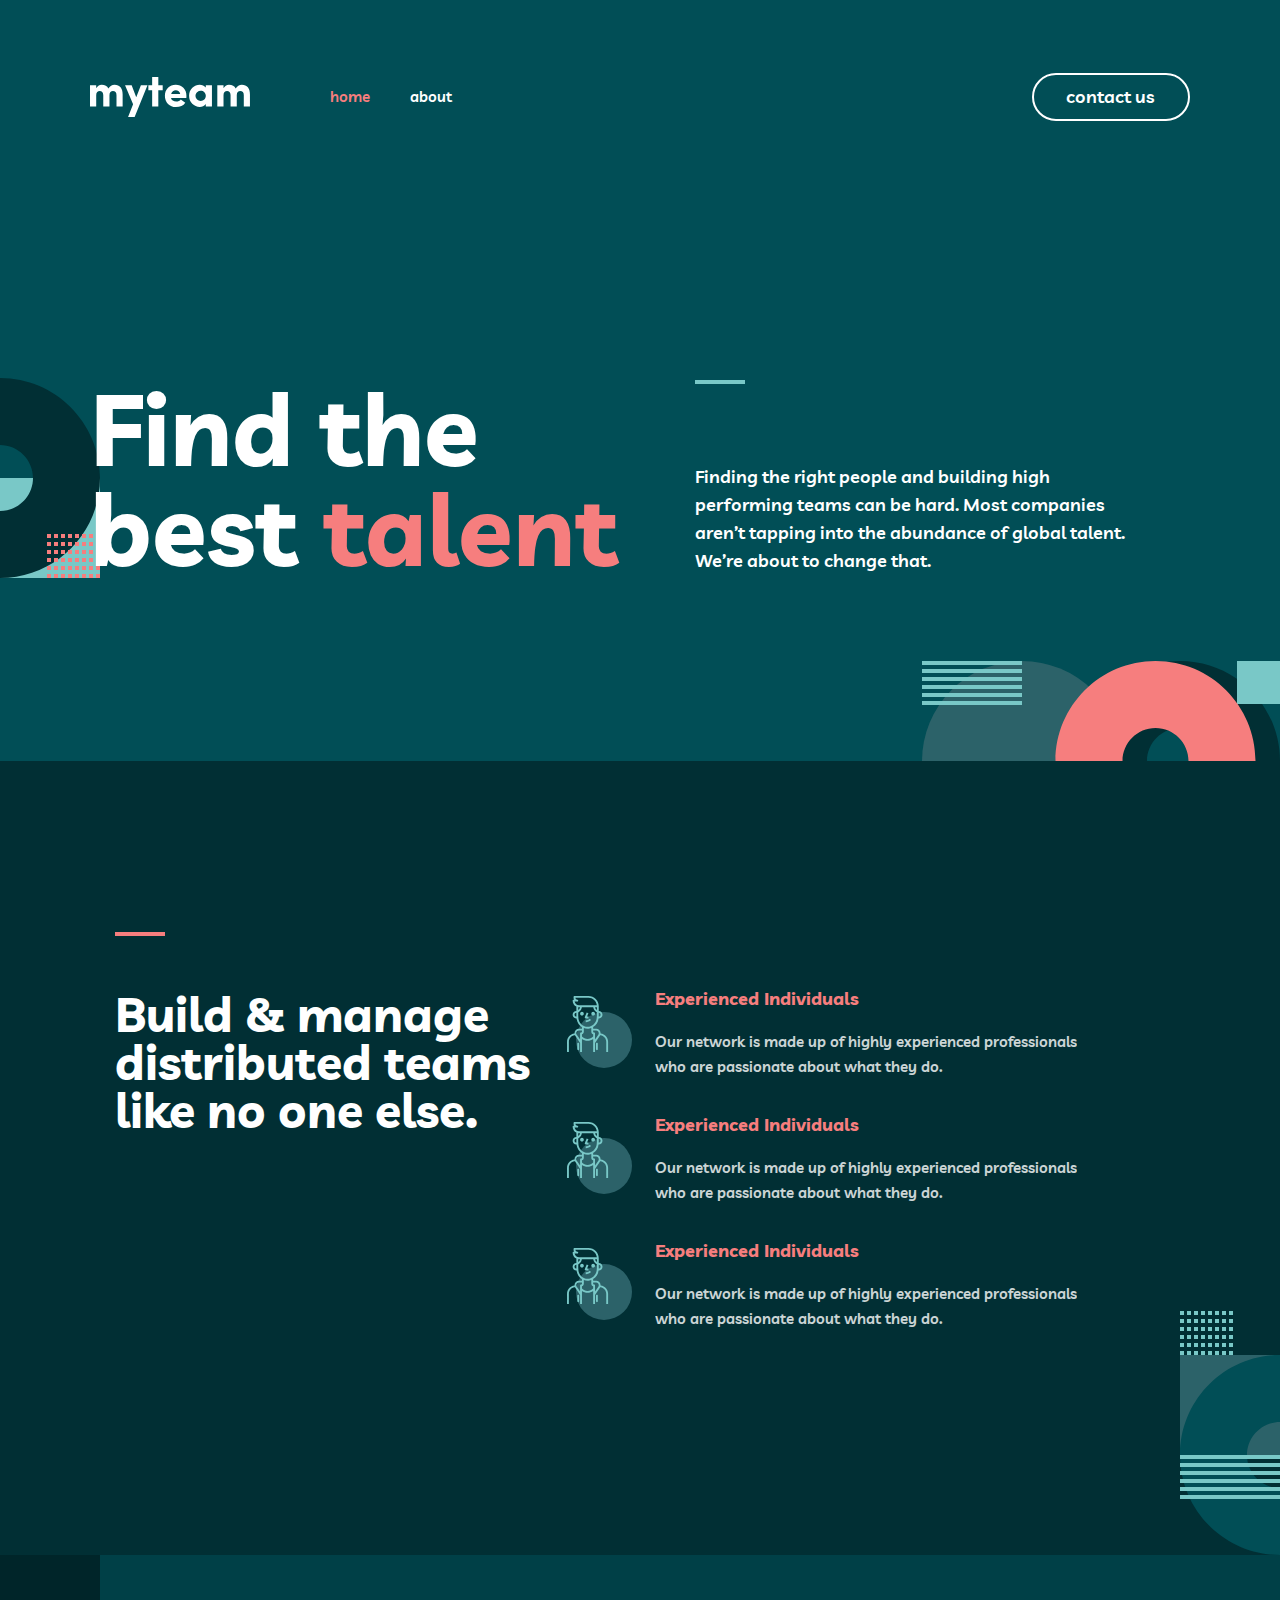
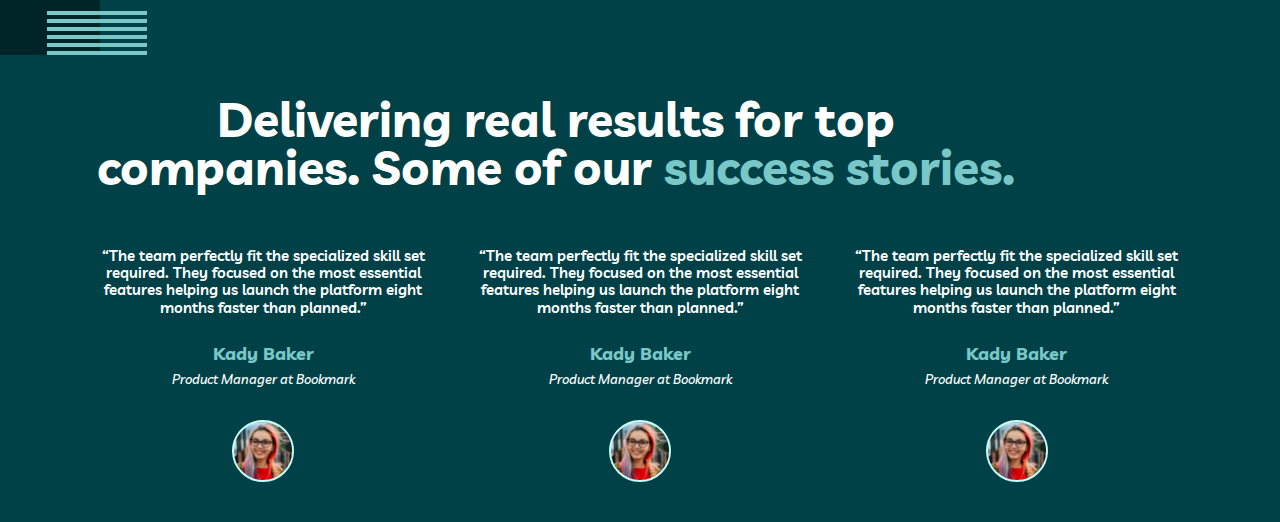
<file: index.html>
<!DOCTYPE html>
<html lang="en">
  <head>
    <meta charset="UTF-8" />
    <meta name="viewport" content="width=device-width, initial-scale=1.0" />
    <title>My Team | Home</title>
    <link rel="stylesheet" href="./css/style.css" />
    <link rel="stylesheet" href="./css/normalize.css" />
  </head>
  <body>
    <!-- Header Start -->
    <header class="header">
      <div class="header__container container">
        <!-- Logo -->
        <a class="site-logo" href="./index.html">
          <img
            class="site-logo__image"
            width="160"
            height="40"
            src="./images/svg/mytema-logo.svg"
            alt="Myteam Website Logo"
          />
        </a>
        <div class="header__inner-warpper">
          <button class="header__inner-wrapper-btn">
            <img
              class="header__inner-wrapper-img"
              src="./images/svg/header-toggle-img.svg"
              alt=""
              width="16"
              height="16"
            />
          </button>
          <!-- Nav -->
          <nav class="sitenav">
            <ul class="sitenav__list">
              <li class="sitenav__item">
                <a class="sitenav__link" id="active" href="./index.html"
                  >home</a
                >
              </li>
              <li class="sitenav__item">
                <a class="sitenav__link" href="./pages/about/about.html"
                  >about</a
                >
              </li>
            </ul>
          </nav>
          <!-- Button -->
          <a
            href="./pages/contact/contact.html"
            class="header__btn btn btn-light"
            >contact us</a
          >
        </div>

        <button class="header__toggle-btn">
          <img
            class="header__toggle-btn-img"
            src="./images/svg/header-toggle-img.svg"
            alt=""
            width="20"
            height="17"
          />
        </button>
      </div>
    </header>
    <!-- Header End -->

    <!-- Main Start -->
    <main class="main">
      <section class="sec1">
        <div class="container sec1-container">
          <div class="left-right-ful">
            <h1 class="fin">Find the best <span>talent</span></h1>

            <div class="right-sec1">
              <img
                class="hero1-top-img"
                src="./images/svg/hero1-top-img.svg"
                alt=""
              />
              <p class="info">
                Finding the right people and building high performing teams can
                be hard. Most companies aren’t tapping into the abundance of
                global talent. We’re about to change that.
              </p>
            </div>
          </div>
        </div>
      </section>
      <section class="sec2">
        <div class="container sec2-container">
          <div class="sec2-top">
            <img
              class="hero2-top"
              src="./images/svg/hero2-img-top.svg"
              alt=""
            />
            <h2 class="build">
              Build & manage distributed teams like no one else.
            </h2>
          </div>

          <div class="sec2-right">
            <div class="box">
              <img
                class="odam"
                src="./images/svg/icon-feature-experience.svg"
                alt=""
              />
              <div class="right__text">
                <p class="expreied">Experienced Individuals</p>
                <p class="best">
                  Our network is made up of highly experienced professionals who
                  are passionate about what they do.
                </p>
              </div>
            </div>
            <div class="box">
              <img
                class="odam"
                src="./images/svg/icon-feature-experience.svg"
                alt=""
              />
              <div class="right__text">
                <p class="expreied">Experienced Individuals</p>
                <p class="best">
                  Our network is made up of highly experienced professionals who
                  are passionate about what they do.
                </p>
              </div>
            </div>
            <div class="box">
              <img
                class="odam"
                src="./images/svg/icon-feature-experience.svg"
                alt=""
              />
              <div class="right__text">
                <p class="expreied">Experienced Individuals</p>
                <p class="best">
                  Our network is made up of highly experienced professionals who
                  are passionate about what they do.
                </p>
              </div>
            </div>
          </div>
        </div>
      </section>
      <section class="sec3">
        <div class="container sec3-container">
          <h2 class="title-top-sec3">
            Delivering real results for top companies. Some of our
            <span class="sucess"> success stories. </span>
          </h2>

          <div class="sec3-box">
            <div class="box-container">
              <p class="information">
                “The team perfectly fit the specialized skill set required. They
                focused on the most essential features helping us launch the
                platform eight months faster than planned.”
              </p>
              <div class="name-product">
                <span class="name"> Kady Baker </span>
                <i class="product"> Product Manager at Bookmark </i>
              </div>
              <img class="kady-logo" src="./images/svg/kady .svg" alt="" />
            </div>

            <div class="box-container">
              <p class="information">
                “The team perfectly fit the specialized skill set required. They
                focused on the most essential features helping us launch the
                platform eight months faster than planned.”
              </p>
              <div class="name-product">
                <span class="name"> Kady Baker </span>
                <i class="product"> Product Manager at Bookmark </i>
              </div>
              <img class="kady-logo" src="./images/svg/kady .svg" alt="" />
            </div>

            <div class="box-container">
              <p class="information">
                “The team perfectly fit the specialized skill set required. They
                focused on the most essential features helping us launch the
                platform eight months faster than planned.”
              </p>
              <div class="name-product">
                <span class="name"> Kady Baker </span>
                <i class="product"> Product Manager at Bookmark </i>
              </div>
              <img class="kady-logo" src="./images/svg/kady .svg" alt="" />
            </div>
          </div>
        </div>
      </section>
    </main>
    <!-- Main End -->

    <!-- Footer Start -->

    <!-- Footer End -->
  </body>
</html>
</file>
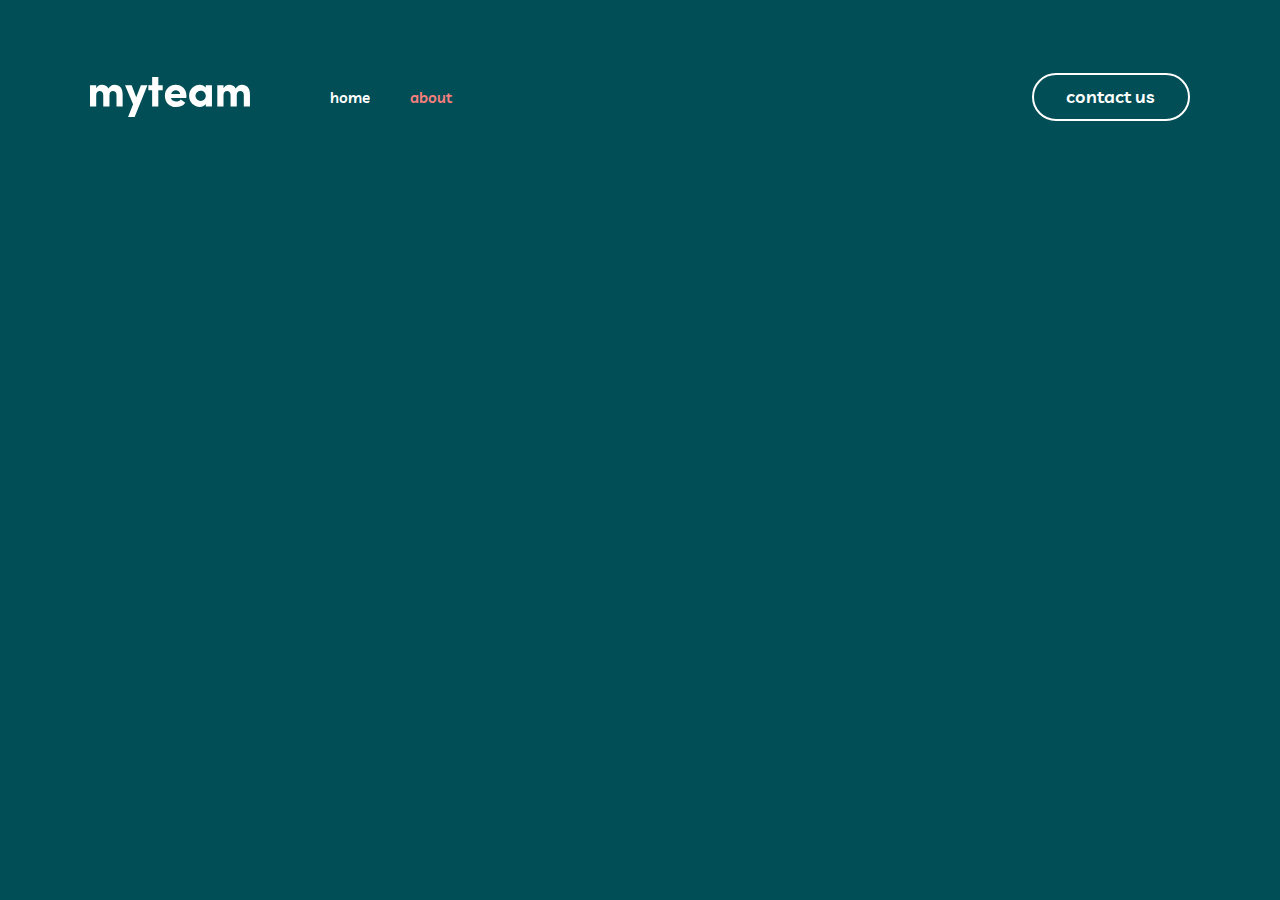
<file: pages/about/about.html>
<!DOCTYPE html>
<html lang="en">
  <head>
    <meta charset="UTF-8" />
    <meta name="viewport" content="width=device-width, initial-scale=1.0" />
    <title>About</title>
    <link rel="stylesheet" href="../../css/style.css" />
  </head>
  <body>
    <!-- Header Start -->
    <header class="header">
      <div class="header__container container">
        <!-- Logo -->
        <a class="site-logo" href="../../index.html">
          <img
            class="site-logo__image"
            width="160"
            height="40"
            src="../../images/svg/mytema-logo.svg"
            alt="Myteam Website Logo"
          />
        </a>
        <div class="header__inner-warpper">
          <button class="header__inner-wrapper-btn">
            <img
              class="header__inner-wrapper-img"
              src="../../images/svg/header-toggle-img.svg"
              alt=""
              width="16"
              height="16"
            />
          </button>
          <!-- Nav -->
          <nav class="sitenav">
            <ul class="sitenav__list">
              <li class="sitenav__item">
                <a class="sitenav__link" href="../../index.html">home</a>
              </li>
              <li class="sitenav__item">
                <a class="sitenav__link" id="active" href="./about.html"
                  >about</a
                >
              </li>
            </ul>
          </nav>
          <!-- Button -->
          <a href="../contact/contact.html" class="header__btn btn btn-light"
            >contact us</a
          >
        </div>

        <button class="header__toggle-btn">
          <img
            class="header__toggle-btn-img"
            src="../../images/svg/header-toggle-img.svg"
            alt=""
            width="20"
            height="17"
          />
        </button>
      </div>
    </header>
    <!-- Header End -->

    <!-- Main Start -->
    <main class="main"></main>
    <!-- Main End -->

    <!-- Footer Start -->
    <footer class="footer"></footer>
    <!-- Footer End -->
  </body>
</html>
</file>
<file: css/style.css>
/* livvic-regular - latin */
@font-face {
  font-display: swap; /* Check https://developer.mozilla.org/en-US/docs/Web/CSS/@font-face/font-display for other options. */
  font-family: "Livvic";
  font-style: normal;
  font-weight: 400;
  src: url("../fonts/livvic-v14-latin-regular.woff2") format("woff2"); /* Chrome 36+, Opera 23+, Firefox 39+, Safari 12+, iOS 10+ */
}
/* livvic-500 - latin */
@font-face {
  font-display: swap; /* Check https://developer.mozilla.org/en-US/docs/Web/CSS/@font-face/font-display for other options. */
  font-family: "Livvic";
  font-style: normal;
  font-weight: 500;
  src: url("../fonts/livvic-v14-latin-500.woff2") format("woff2"); /* Chrome 36+, Opera 23+, Firefox 39+, Safari 12+, iOS 10+ */
}
/* livvic-500italic - latin */
@font-face {
  font-display: swap; /* Check https://developer.mozilla.org/en-US/docs/Web/CSS/@font-face/font-display for other options. */
  font-family: "Livvic";
  font-style: italic;
  font-weight: 500;
  src: url("../fonts/livvic-v14-latin-500italic.woff2") format("woff2"); /* Chrome 36+, Opera 23+, Firefox 39+, Safari 12+, iOS 10+ */
}
/* livvic-600 - latin */
@font-face {
  font-display: swap; /* Check https://developer.mozilla.org/en-US/docs/Web/CSS/@font-face/font-display for other options. */
  font-family: "Livvic";
  font-style: normal;
  font-weight: 600;
  src: url("../fonts/livvic-v14-latin-600.woff2") format("woff2"); /* Chrome 36+, Opera 23+, Firefox 39+, Safari 12+, iOS 10+ */
}
/* livvic-700 - latin */
@font-face {
  font-display: swap; /* Check https://developer.mozilla.org/en-US/docs/Web/CSS/@font-face/font-display for other options. */
  font-family: "Livvic";
  font-style: normal;
  font-weight: 700;
  src: url("../fonts/livvic-v14-latin-700.woff2") format("woff2"); /* Chrome 36+, Opera 23+, Firefox 39+, Safari 12+, iOS 10+ */
}
/* livvic-700italic - latin */
@font-face {
  font-display: swap; /* Check https://developer.mozilla.org/en-US/docs/Web/CSS/@font-face/font-display for other options. */
  font-family: "Livvic";
  font-style: italic;
  font-weight: 700;
  src: url("../fonts/livvic-v14-latin-700italic.woff2") format("woff2"); /* Chrome 36+, Opera 23+, Firefox 39+, Safari 12+, iOS 10+ */
}

@import url(./normalize.css);

/* root */
:root {
  --primary-light-coral-color: #f67e7e;
  --primary-midnight-green-color: #014e56;
  --primary-white-color: #fff;

  --secondary-raptuer-blue-color: #79c8c7;
  --secondary-police-blue-color: #2c6269;
  --secondary-deep-green-color: #004047;
  --secondary-sacramento-green-color: #012f34;
  --secondary-dark-green-color: #002529;

  /* Size */

  --h1-large-size: 10rem;
  --h1-large-line: 1;

  --main-font-family: "Livvic", "Arial", sans-serif;
  /* Size Small */

  --h1-small-size: 6.4rem;
  --h1-small-line: 0.88;

  /* Size h2 */

  --h2-size: 4.8rem;
  --h2-line: 1;

  /* Size h3 */
  --h3-size: 1.8rem;
  --h3-size: 1.56;

  /* main size */
  --main-font-size-1: 1.8rem;
  --main-line-height-1: 1.56;

  --main-font-size-2: 1.5rem;
  --main-line-height-2: 1.67;
}

*,
*::after,
*::before {
  margin: 0;
  padding: 0;
  box-sizing: border-box;
}

#active {
  color: #f67e7e;
}

*:focus {
  outline: 2px dotted var(--primary-light-coral-color);
  outline-offset: 4px;
}

html {
  scroll-behavior: smooth;
  height: 100%;
  font-size: 62.5%;
}

ul,
li {
  list-style: none;
}

a {
  text-decoration: none;
  display: inline-block;
}

img {
  display: flex;
  width: 100%;
  height: auto;
}

h1,
h2,
h3,
h4,
h5,
h6 {
  margin: 0;
}

body {
  display: flex;
  flex-direction: column;
  height: 100%;
  font-family: var(--main-font-family);
  font-size: var(--main-font-size-2);
  font-weight: var(--main-line-height-2);
  background-color: var(--primary-midnight-green-color);
  color: var(--primary-white-color);
  font-weight: 600;
}

.main {
  flex-grow: 1;
  
}

.container {
  width: 100%;
  max-width: 1160px;
  padding-left: 30px;
  padding-right: 30px;
  margin-left: auto;
  margin-right: auto;
}

.btn {
  padding: 1rem 3.3rem 1.1rem 3.2rem;
  border: 2px solid transparent;
  border-radius: 24px;
  font-size: var(--main-font-size-1);
  line-height: normal;
  display: inline-block;
}
.btn-light {
  color: var(--primary-white-color);
  border-color: var(--primary-white-color);
  transition: 0.3s;
  &:hover {
    color: var(--secondary-dark-green-color);
    background-color: var(--primary-white-color);
  }
}

/* Header */

.header {
  padding-top: 7.3rem;
  padding-bottom: 7.3rem;
}
.header__container {
  display: flex;
  align-items: center;
}
.container {
}
.site-logo {
  margin-right: 8rem;

  &:hover {
    opacity: 0.8;
  }

  &:active {
    opacity: 0.6;
  }
}
.site-logo__image {
  width: 160px;
  height: 40px;
}

.header__inner-warpper {
  display: flex;
  width: 100%;
  align-items: center;
}
.sitenav {
  margin-right: auto;
  position: absolute;
}
.sitenav__list {
  display: flex;
  gap: 4rem;
}
.sitenav__item {
}
.sitenav__link {
  color: var(--primary-white-color);
  transition: 0.3s;
  &:hover {
    color: var(--primary-light-coral-color);
  }
}

.header__btn {
}

.header__toggle-btn {
  background-color: transparent;
  border: 0;
  display: none;
  margin-left: auto;
}
.header__toggle-btn-img {
}

.header__inner-wrapper-btn {
  background-color: transparent;

  border: 0;
  display: block;
  margin-left: auto;
  margin-bottom: 3.9rem;
}
.header__inner-wrapper-img {
  display: none;
}

/* Section 1 */
.sec1 {
  display: flex;
  align-items: center;

  height: 50%;
  background-image: url(../images/svg/hero1-bg-left.svg),
    url(../images/svg/hero-bg-img2.svg);
  background-repeat: no-repeat;
  background-position: center left, bottom right;
  h1 {
    color: white;
    font-size: 100px;
    font-weight: 700;
    line-height: 100px;
    width: 605px;
    span {
      color: var(--primary-light-coral-color);
    }
  }
}

.sec1-container {
  display: flex;
  align-items: center;
  gap: 30px;
  width: 100%;
}

.right-sec1 {
  gap: 79px;
  flex-direction: column;
  display: flex;
  width: 445px;
  height: 195px;
  p {
    font-size: 18px;
    font-weight: 600;
    line-height: 28px;
    color: var(--primary-white-color);
  }
}

.hero1-top-img {
  width: 50px;
  height: 4px;
}

.left-right-ful {
  display: flex;
  align-items: center;
}

.sec2 {
  height: 70%;
  display: flex;
  justify-content: space-between;
  background-color: var(--secondary-sacramento-green-color);
  background-image: url(../images/svg/hero-2-bg-img.svg);
  background-repeat: no-repeat;
  background-position: bottom right;
}

.sec2-right {
  display: flex;
}

.sec2-top {
  display: flex;
  flex-direction: column;
  gap: 54px;
  width: 445px;
  margin-top: -250px;
  h2 {
    font-size: 48px;
    font-weight: 700;
    line-height: 48px;
  }
}

.hero2-top {
  width: 50px;
  height: 4px;
}

.sec2-right {
  width: 540px;
  display: flex;
  align-items: center;
  height: 346px;
  flex-direction: column;
  gap: 32px;
}

.box {
  display: flex;
  gap: 23px;
  align-items: center;
}

.sec2-container {
  display: flex;
  align-items: center;
  max-width: 1110px;
  width: 100%;
  margin-left: auto;
  margin-right: auto;
}

.odam {
  width: 72px;
  height: 72px;
}

.right__text {
  .expreied {
    color: var(--primary-light-coral-color);
    font-size: 18px;
    font-weight: 700;
    line-height: 28px;
    margin-bottom: 16px;
  }

  .best {
    opacity: 80%;
    color: var(--primary-white-color);
    font-size: 15px;
    font-weight: 600;
    line-height: 25px;
  }
}

.sec3 {
  height: 50%;
  background-color: #004047;
  background-image: url(../images/svg/reviews-bg-left.svg);
  background-position: top left;
  background-repeat: no-repeat;
}

.kady-logo {
  width: 62px;
  height: 62px;
}

.title-top-sec3 {
  font-size: 48px;
  font-weight: 700;
  line-height: 48px;
  text-align: center;
  width: 932px;
  margin-top: 140px;

  .sucess {
    color: var(--secondary-raptuer-blue-color);
  }
}
.sucess {
}
.information {
}
.name {
  font-size: 18px;
  font-weight: 700;
  line-height: 28px;
  text-align: center;
  color: var(--secondary-raptuer-blue-color);
}
.product {
  font-size: 13px;
  font-style: italic;
  font-weight: 500;
  line-height: 18px;
  text-align: center;
}

.sec3-box {
  display: flex;
  gap: 30px;
  margin-top: 56px;
}

.name-product {
  display: flex;
  flex-direction: column;
  margin-bottom: 32px;
  margin-top: 24px;
  gap: 2px;
}

.sec3-container {
  display: flex;
  flex-direction: column;
}

.box-container {
  width: 350px;
  height: 162px;
  display: flex;
  flex-direction: column;
  align-items: center;
  text-align: center;
}

/* Footer */




/* Media */

@media (max-width: 680px) {
  .header {
    padding: 4.8rem;
    align-items: center;
  }

  .sec1 {
    h1 {
      margin-top: -250px;
    }
  }

  .site-logo__image {
    margin-top: -14px;
  }

  .header__inner-warpper {
    .sitenav__list {
      display: none;
    }

    a {
      display: none;
    }
  }

  .header__inner-wrapper-img {
    display: block;
    width: 20px;
    height: 20px;
    position: fixed;

    right: 4.8rem;
  }
  /* Section 1 adaptiv */
  .fin {
    font-size: 40px;
    font-weight: 700;
    line-height: 40px;
    text-align: center;
  }

  .sec1 {
    height: 40%;
    padding-top: 97px;
    background-image: none;
    background-image: url(../images/svg/mobile-hero-bg-img2.svg);
    background-position: bottom;
  }

  .left-right-ful {
    flex-direction: column;
    align-items: center;
    text-align: center;

    p {
      font-size: 15px;
      font-weight: 600;
      line-height: 28px;
      text-align: center;
    }
  }

  .sec1-container {
    flex-direction: column;
  }

  .info {
    margin-top: 18px;
  }

  .hero1-top-img {
    display: none;
  }
  /* section2 */
  .sec2 {
    background-image: none;
    background-image: url(../images/svg/hero-2-bg-img-mobile.svg);
    background-repeat: no-repeat;
    background-position: top right;
    padding: 24px;
    height: 70%;
  }

  .sec2-container {
    flex-direction: column;
    margin-top: 340px;
    align-items: flex-start;
    gap: 56px;
  }

  .build {
    font-size: 32px;
    font-weight: 700;
    line-height: 32px;
  }

  .box {
    flex-direction: column;
    align-items: center;
    text-align: center;
    width: 327px;
    height: 199px;
    margin-bottom: 48px;
  }
  /* Section 3 adaptiv */

  .sec3 {
    height: 55%;
    background-image: url(../images/svg/hero3-bg-mobile-img.svg);
    background-repeat: no-repeat;
    background-position: bottom right;
  }

  .sec3-box {
    flex-direction: column;
    gap: 108px;
    align-items: center;
  }

  .title-top-sec3 {
    font-size: 32px;
    width: 327px;
    text-align: center;
    line-height: 32px;
    margin-left: auto;
    margin-right: auto;
  }
}

@media (max-width: 768px) {
  .header {
    padding: 6.4rem 0;
  }

  .site-logo {
    margin-right: 4.8rem;
  }
}
</file>
